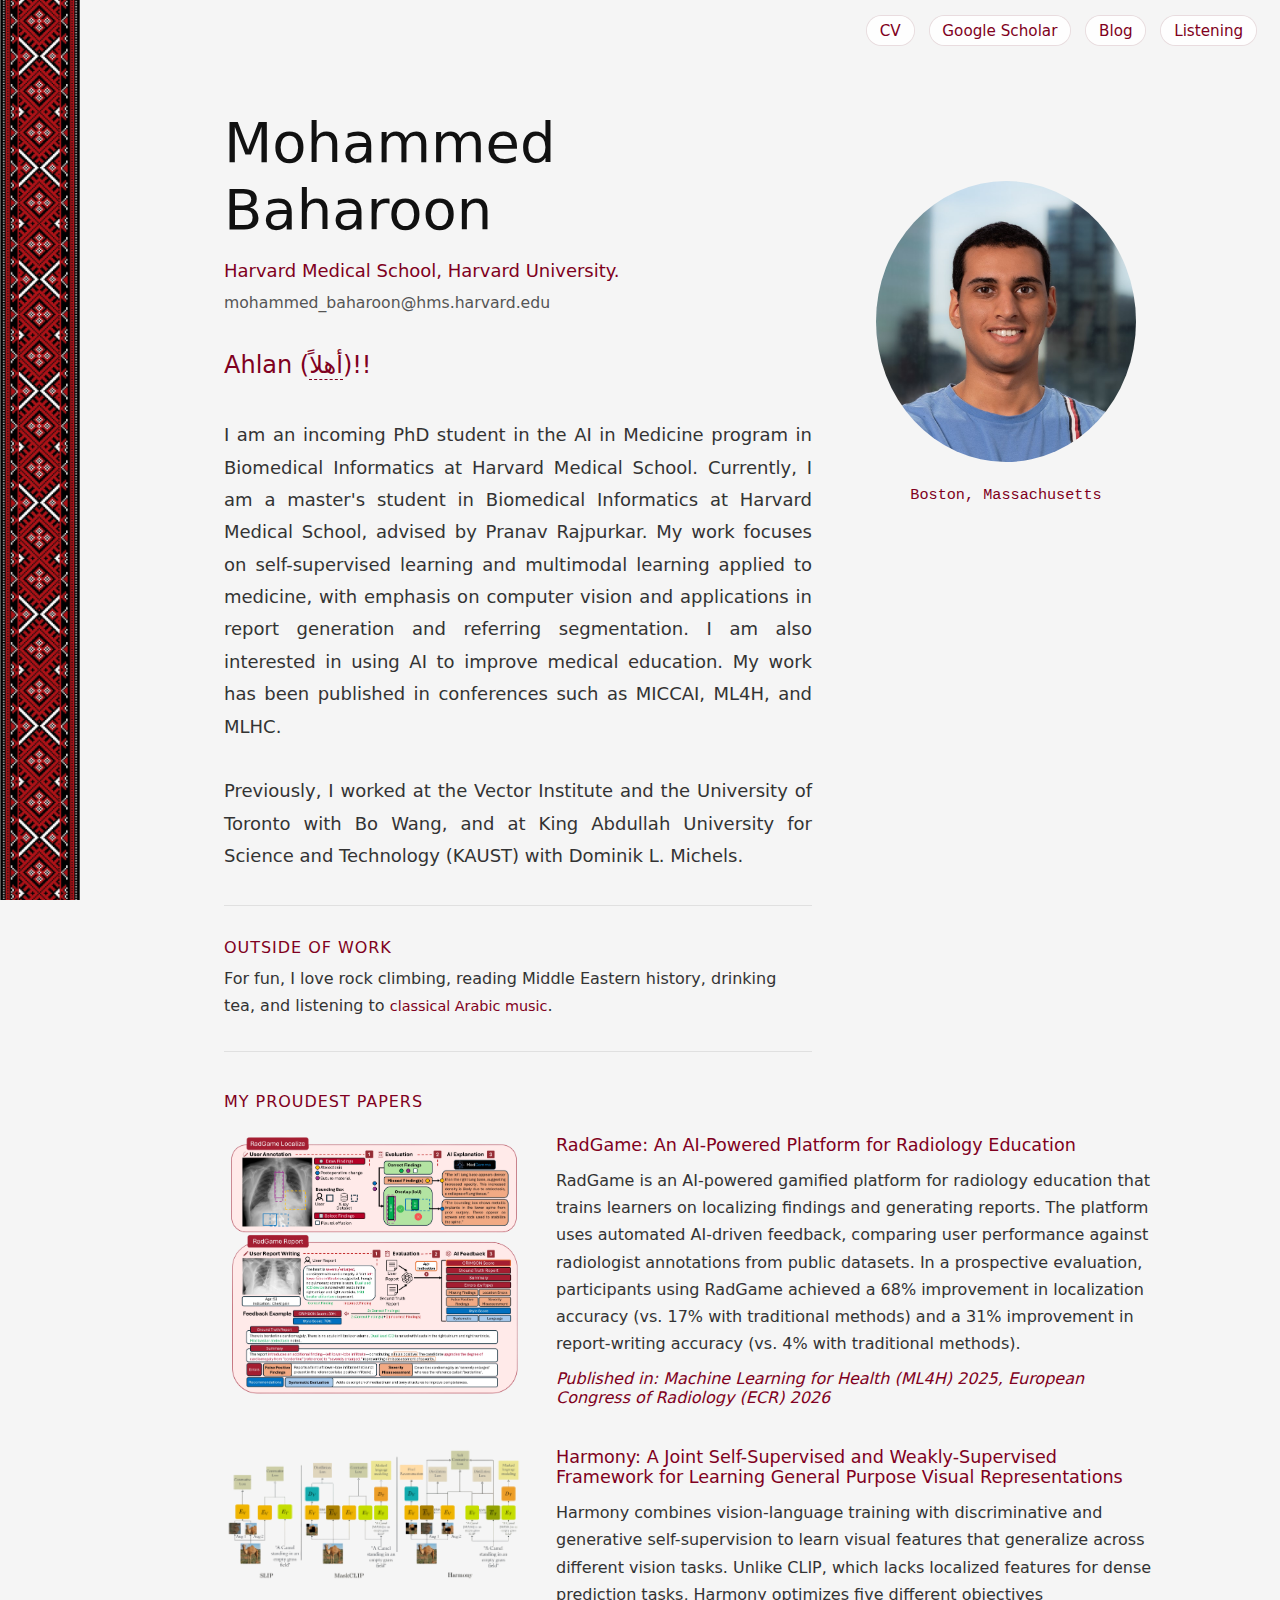
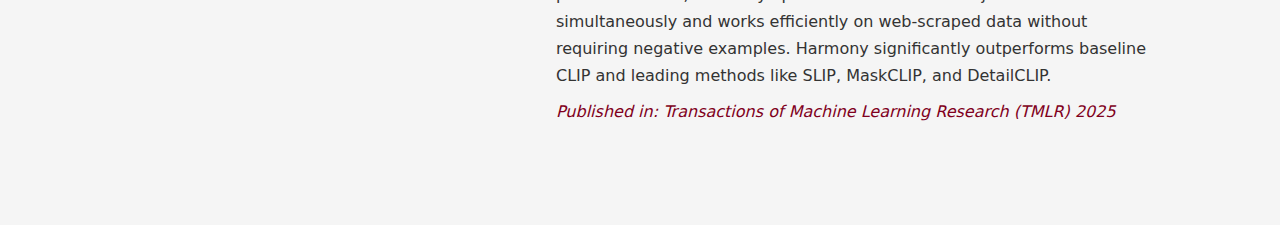
<file: index.html>
<!DOCTYPE html>
<html lang="en">
<head>
    <meta charset="UTF-8">
    <meta name="viewport" content="width=device-width, initial-scale=1.0">
    <title>Mohammed Baharoon</title>
    <link rel="stylesheet" href="styles.css">
    <link rel="icon" type="image/png" href="visual/tea.png">
</head>
<body>
    <div class="banner"></div>
    <header class="site-header">
        <nav class="nav-links">
            <a class="nav-item" href="docs/CV.pdf" target="_blank" rel="noopener noreferrer" title="CV">CV</a>
            <a class="nav-item" href="https://scholar.google.com/citations?user=U-LgNOwAAAAJ&hl=en" target="_blank" rel="noopener noreferrer" title="Google Scholar">Google Scholar</a>
            <a class="nav-item" href="https://mohammedbaharoon.substack.com/" target="_blank" rel="noopener noreferrer" title="Blog">Blog</a>
            <a class="nav-item" href="listening.html" title="Listening">Listening</a>
        </nav>
    </header>
    <div class="container">
        <div class="content">
            <h1><span class="first-name">Mohammed</span> Baharoon</h1>
            <p class="affiliation">Harvard Medical School, Harvard University.</p>
            <p class="contact-inline">mohammed_baharoon@hms.harvard.edu</p>
            <p class="bio">
                <span class="greeting">Ahlan (</span><span class="greeting-arabic" tabindex="0">أهلاً<span class="greeting-tooltip"><span class="tooltip-note">Arabic greeting, literally "you are among family"</span></span></span><span class="greeting">)!!</span>

                <br><br>

                I am an incoming PhD student in the AI in Medicine program in Biomedical Informatics at Harvard Medical School. Currently, I am a master's student in Biomedical Informatics at Harvard Medical School, advised by Pranav Rajpurkar. My work focuses on self-supervised learning and multimodal learning applied to medicine, with emphasis on computer vision and applications in report generation and referring segmentation. I am also interested in using AI to improve medical education. My work has been published in conferences such as MICCAI, ML4H, and MLHC.

                <br><br>

                Previously, I worked at the Vector Institute and the University of Toronto with Bo Wang, and at King Abdullah University for Science and Technology (KAUST) with Dominik L. Michels. 
                

            </p>
            <section class="interests">
                <h2>Outside of work</h2>
                <p>For fun, I love rock climbing, reading Middle Eastern history, drinking tea, and listening to <a class="listening-link" href="listening.html" title="What I'm listening to">classical Arabic music</a>.</p>
            </section>
            <section class="papers">
                <h2>My Proudest papers</h2>
                <div class="paper-item">
                    <div class="paper-figure">
                        <img src="paper_figures/radgame_bk.jpg" alt="Paper figure" class="expandable-image">
                    </div>
                    <div class="paper-details">
                        <h3 class="paper-title"><a href="https://arxiv.org/abs/2509.13270" target="_blank" rel="noopener noreferrer">RadGame: An AI-Powered Platform for Radiology Education</a></h3>
                        <p class="paper-description">RadGame is an AI-powered gamified platform for radiology education that trains learners on localizing findings and generating reports. The platform uses automated AI-driven feedback, comparing user performance against radiologist annotations from public datasets. In a prospective evaluation, participants using RadGame achieved a 68% improvement in localization accuracy (vs. 17% with traditional methods) and a 31% improvement in report-writing accuracy (vs. 4% with traditional methods).</p>
                        <p class="paper-publication">Published in: Machine Learning for Health (ML4H) 2025, European Congress of Radiology (ECR) 2026</p>
                    </div>
                </div>
                <div class="paper-item">
                    <div class="paper-figure">
                        <img src="paper_figures/harmony_bk.png" data-modal-src="paper_figures/harmony.jpg" alt="Paper figure" class="expandable-image">
                    </div>
                    <div class="paper-details">
                        <h3 class="paper-title"><a href="https://arxiv.org/abs/2405.14239" target="_blank" rel="noopener noreferrer">Harmony: A Joint Self-Supervised and Weakly-Supervised Framework for Learning General Purpose Visual Representations</a></h3>
                        <p class="paper-description">Harmony combines vision-language training with discriminative and generative self-supervision to learn visual features that generalize across different vision tasks. Unlike CLIP, which lacks localized features for dense prediction tasks, Harmony optimizes five different objectives simultaneously and works efficiently on web-scraped data without requiring negative examples. Harmony significantly outperforms baseline CLIP and leading methods like SLIP, MaskCLIP, and DetailCLIP.</p>
                        <p class="paper-publication">Published in: Transactions of Machine Learning Research (TMLR) 2025</p>
                    </div>
                </div>
            </section>
        </div>
        <div class="sidebar">
            <img class="profile-photo" src="visual/portrait.jpg" alt="Portrait of Mohammed Baharoon">
            <p class="location">Boston, Massachusetts</p>
        </div>
    </div>
    
    <div id="imageModal" class="modal">
        <span class="modal-close">&times;</span>
        <img class="modal-content" id="modalImage">
    </div>
    
    <script>
        const modal = document.getElementById('imageModal');
        const modalImg = document.getElementById('modalImage');
        const closeBtn = document.querySelector('.modal-close');
        const expandableImages = document.querySelectorAll('.expandable-image');
        
        expandableImages.forEach(img => {
            img.addEventListener('click', function() {
                modal.style.display = 'flex';
                modalImg.src = this.getAttribute('data-modal-src') || this.src;
                setTimeout(() => {
                    modal.classList.add('show');
                }, 10);
            });
        });
        
        function closeModal() {
            modal.classList.remove('show');
            setTimeout(() => {
                modal.style.display = 'none';
            }, 300);
        }
        
        closeBtn.addEventListener('click', closeModal);
        
        modal.addEventListener('click', function(e) {
            if (e.target === modal) {
                closeModal();
            }
        });
        
        document.addEventListener('keydown', function(e) {
            if (e.key === 'Escape') {
                closeModal();
            }
        });
    </script>
</body>
</html>
</file>
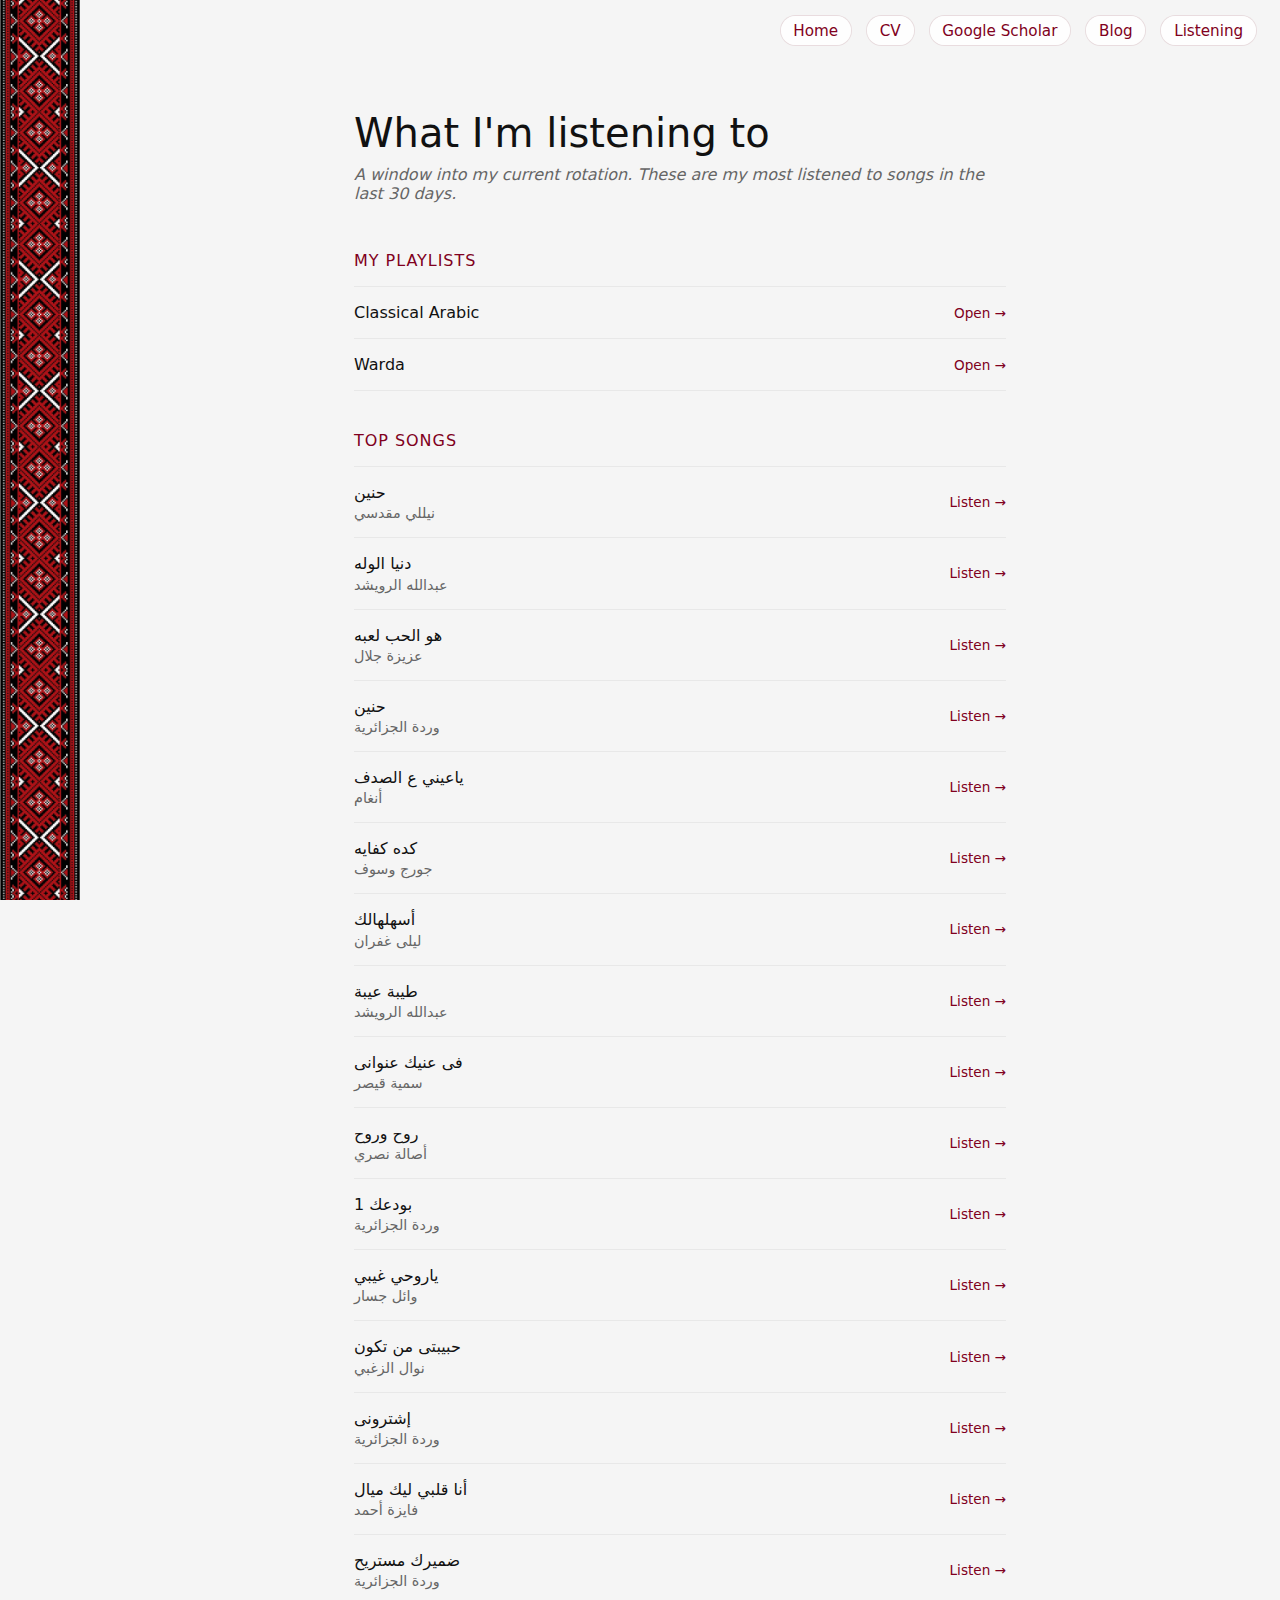
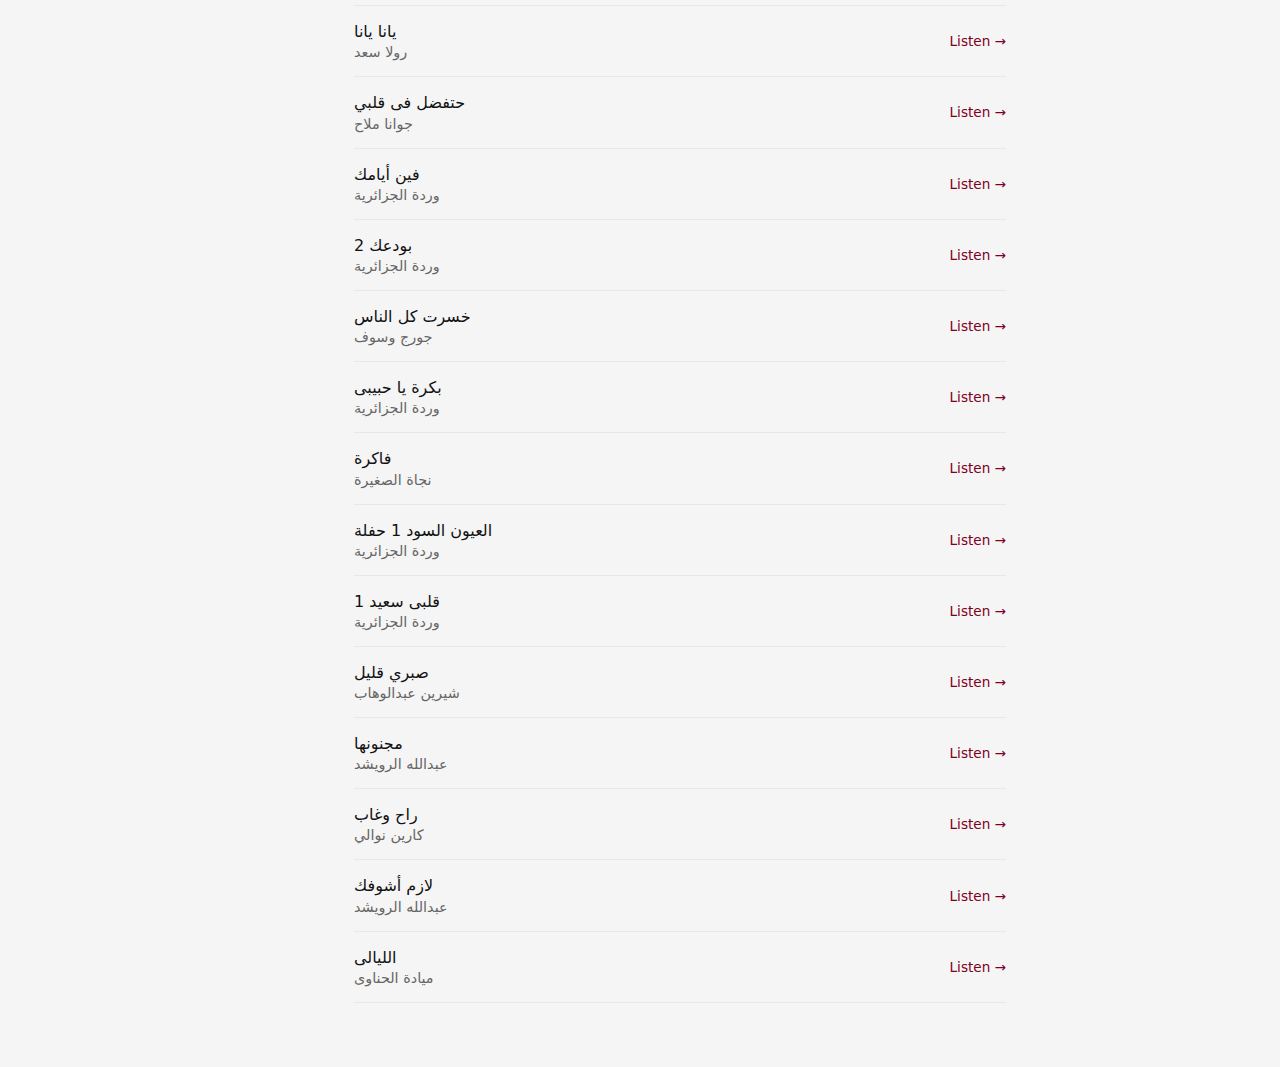
<file: listening.html>
<!DOCTYPE html>
<html lang="en">
<head>
    <meta charset="UTF-8">
    <meta name="viewport" content="width=device-width, initial-scale=1.0">
    <title>What I'm Listening To</title>
    <link rel="stylesheet" href="styles.css">
    <link rel="icon" type="image/png" href="visual/tea.png">
</head>
<body>
    <div class="banner"></div>
    <header class="site-header">
        <nav class="nav-links">
            <a class="nav-item" href="index.html" title="Home">Home</a>
            <a class="nav-item" href="docs/CV.pdf" target="_blank" rel="noopener noreferrer" title="CV">CV</a>
            <a class="nav-item" href="https://scholar.google.com/citations?user=U-LgNOwAAAAJ&hl=en" target="_blank" rel="noopener noreferrer" title="Google Scholar">Google Scholar</a>
            <a class="nav-item" href="https://mohammedbaharoon.substack.com/" target="_blank" rel="noopener noreferrer" title="Blog">Blog</a>
            <a class="nav-item" href="listening.html" title="Listening">Listening</a>
        </nav>
    </header>

    <div class="listening-page">
        <h1 class="listening-title">What I'm listening to</h1>
        <p class="listening-subtitle">A window into my current rotation. These are my most listened to songs in the last 30 days.</p>

        <h2 class="listening-section-title">My Playlists</h2>
        <div class="playlist-list">
            <a class="playlist-item" href="https://play.anghami.com/playlist/289504091" target="_blank" rel="noopener noreferrer">
                <span class="playlist-name">Classical Arabic</span>
                <span class="song-link">Open →</span>
            </a>
            <a class="playlist-item" href="https://play.anghami.com/playlist/289504066" target="_blank" rel="noopener noreferrer">
                <span class="playlist-name">Warda</span>
                <span class="song-link">Open →</span>
            </a>
        </div>

        <h2 class="listening-section-title">Top Songs</h2>
        <div class="song-list" id="song-list">
            <p style="color:#999; font-style:italic;">Loading...</p>
        </div>
    </div>

    <script>
        fetch('listening.json')
            .then(r => {
                if (!r.ok) throw new Error('No data yet');
                return r.json();
            })
            .then(songs => {
                const list = document.getElementById('song-list');
                if (!songs.length) {
                    list.innerHTML = '<p style="color:#999; font-style:italic;">No songs found.</p>';
                    return;
                }
                list.innerHTML = songs.slice(0, 30).map(s => `
                    <div class="song-item">
                        <div class="song-info">
                            <p class="song-name">${s.title}</p>
                            <p class="song-artist">${s.artist}</p>
                        </div>
                        ${s.url ? `<a class="song-link" href="${s.url}" target="_blank" rel="noopener noreferrer">Listen →</a>` : ''}
                    </div>
                `).join('');
            })
            .catch(() => {
                document.getElementById('song-list').innerHTML =
                    '<p style="color:#999; font-style:italic;">Run <code>python fetch_listening.py</code> to populate this list.</p>';
            });
    </script>
</body>
</html>
</file>
<file: styles.css>
* {
    box-sizing: border-box;
    margin: 0;
    padding: 0;
}

body {
    font-family: "Segoe UI", system-ui, -apple-system, BlinkMacSystemFont, sans-serif;
    background: #f5f5f5;
    color: #222222;
    min-height: 100vh;
    margin: 0;
}

.site-header {
    padding: 1rem 1.5rem 0;
    margin-left: 80px;
}

.nav-links {
    display: flex;
    justify-content: flex-end;
    gap: 1rem;
}

.nav-item {
    display: inline-flex;
    align-items: center;
    gap: 0.35rem;
    font-size: 0.95rem;
    color: #800020;
    text-decoration: none;
    padding: 0.35rem 0.8rem;
    border-radius: 999px;
    background: rgba(255, 255, 255, 0.9);
    box-shadow: 0 0 0 1px rgba(128, 0, 32, 0.1);
    transition: background 0.15s ease, transform 0.15s ease, box-shadow 0.15s ease, color 0.15s ease;
}

.nav-item:hover {
    background: #800020;
    color: #ffffff;
    transform: translateY(-1px);
    box-shadow: 0 4px 10px rgba(128, 0, 32, 0.3);
}

.banner {
    position: fixed;
    top: 0;
    left: 0;
    width: 80px;
    height: 100vh;
    background-image: url("visual/sado_pixel.jpg");
    background-repeat: repeat-y;
    background-size: 80px auto;
    background-position: top left;
    margin: 0;
    padding: 0;
    z-index: 10;
}

body {
    padding-left: 80px;
}

.container {
    max-width: 960px;
    margin: 4rem auto;
    padding: 0 1.5rem;
    display: grid;
    grid-template-columns: 1fr 260px;
    column-gap: 4rem;
    align-items: start;
}

.content {}

h1 {
    font-size: 3.5rem;
    font-weight: 300;
    margin-bottom: 1rem;
    color: #111111;
    line-height: 1.2;
}

.first-name {
    font-weight: 400;
}

.affiliation {
    font-size: 1.125rem;
    color: #800020;
    margin-bottom: 2rem;
}

.contact-inline {
    font-size: 0.98rem;
    color: #555555;
    margin-top: -1.25rem;
    margin-bottom: 2rem;
}

.bio {
    font-size: 1.125rem;
    line-height: 1.8;
    color: #333333;
    text-align: justify;
    padding-bottom: 2rem;
    border-bottom: 1px solid #e0e0e0;
}

.greeting {
    font-size: 1.5rem;
    font-weight: 400;
    color: #800020;
}

.greeting-arabic {
    font-size: 1.5rem;
    font-weight: 400;
    color: #800020;
    position: relative;
    cursor: default;
    border-bottom: 1px dashed #800020;
}

.greeting-tooltip {
    display: none;
    position: absolute;
    left: 0;
    top: calc(100% + 10px);
    background: #fff;
    border: 1px solid rgba(128, 0, 32, 0.2);
    border-radius: 8px;
    padding: 0.75rem 1rem;
    box-shadow: 0 4px 16px rgba(0,0,0,0.1);
    white-space: nowrap;
    z-index: 100;
    flex-direction: column;
    gap: 0.25rem;
}

.greeting-tooltip::before {
    content: '';
    position: absolute;
    top: -6px;
    left: 16px;
    width: 10px;
    height: 10px;
    background: #fff;
    border-left: 1px solid rgba(128, 0, 32, 0.2);
    border-top: 1px solid rgba(128, 0, 32, 0.2);
    transform: rotate(45deg);
}

.greeting-arabic:hover .greeting-tooltip,
.greeting-arabic:focus .greeting-tooltip {
    display: flex;
}

.tooltip-note {
    font-size: 0.82rem;
    color: #666666;
    font-style: italic;
}

.interests {
    margin-top: 2rem;
    padding-bottom: 2rem;
    border-bottom: 1px solid #e0e0e0;
}

.interests h2 {
    font-size: 1rem;
    font-weight: 500;
    letter-spacing: 0.06em;
    text-transform: uppercase;
    color: #800020;
    margin-bottom: 0.5rem;
}

.interests p {
    font-size: 1rem;
    line-height: 1.7;
    color: #333333;
}

.listening-link {
    color: #800020;
    text-decoration: none;
    font-size: 0.9rem;
    white-space: nowrap;
    transition: opacity 0.2s ease;
}

.listening-link:hover {
    opacity: 0.7;
    text-decoration: underline;
}

/* ── Listening page ── */

.listening-page {
    max-width: 700px;
    margin: 4rem auto;
    padding: 0 1.5rem;
}

.listening-title {
    font-size: 2.5rem;
    font-weight: 300;
    color: #111111;
    margin-bottom: 0.5rem;
}

.listening-subtitle {
    font-size: 1rem;
    color: #666666;
    font-style: italic;
    margin-bottom: 3rem;
}

.song-list {
    display: flex;
    flex-direction: column;
    gap: 0;
}

.song-item {
    display: flex;
    align-items: center;
    justify-content: space-between;
    padding: 1rem 0;
    border-bottom: 1px solid #e8e8e8;
}

.song-item:first-child {
    border-top: 1px solid #e8e8e8;
}

.song-info {
    display: flex;
    flex-direction: column;
    gap: 0.2rem;
}

.song-name {
    font-size: 1rem;
    color: #111111;
    font-weight: 500;
}

.song-artist {
    font-size: 0.9rem;
    color: #666666;
}

.song-link {
    font-size: 0.85rem;
    color: #800020;
    text-decoration: none;
    white-space: nowrap;
    transition: opacity 0.2s ease;
}

.song-link:hover {
    opacity: 0.7;
    text-decoration: underline;
}

.listening-section-title {
    font-size: 1rem;
    font-weight: 500;
    letter-spacing: 0.06em;
    text-transform: uppercase;
    color: #800020;
    margin-bottom: 1rem;
    margin-top: 0.5rem;
}

.playlist-list {
    display: flex;
    flex-direction: column;
    gap: 0;
    margin-bottom: 2.5rem;
}

.playlist-item {
    display: flex;
    align-items: center;
    justify-content: space-between;
    padding: 1rem 0;
    border-bottom: 1px solid #e8e8e8;
    text-decoration: none;
    transition: background 0.15s ease;
}

.playlist-item:first-child {
    border-top: 1px solid #e8e8e8;
}

.playlist-name {
    font-size: 1rem;
    color: #111111;
    font-weight: 500;
}

.sidebar {
    display: flex;
    flex-direction: column;
    gap: 1.5rem;
    align-items: center;
    margin-top: 4.5rem;
}

.profile-photo {
    width: 100%;
    max-width: 260px;
    height: auto;
    object-fit: cover;
    border-radius: 50%;
}

.location {
    font-size: 0.95rem;
    color: #800020;
    font-family: monospace;
    text-align: center;
}

.papers {
    margin-top: 2rem;
    padding-top: 0.5rem;
    margin-left: 0;
    margin-right: calc(-4rem - 260px - 1rem);
}

.papers h2 {
    font-size: 1rem;
    font-weight: 500;
    letter-spacing: 0.06em;
    text-transform: uppercase;
    color: #800020;
    margin-bottom: 1.5rem;
}

.paper-item {
    display: grid;
    grid-template-columns: 300px 1fr;
    gap: 2rem;
    align-items: start;
    margin-bottom: 2.5rem;
}

.paper-figure {
    width: 300px;
    height: auto;
    background: transparent;
    border: none;
    border-radius: 4px;
    display: flex;
    align-items: center;
    justify-content: center;
    overflow: hidden;
}

.paper-figure img,
.paper-figure embed {
    width: 100%;
    height: auto;
    object-fit: contain;
    display: block;
}

.paper-details {
    display: flex;
    flex-direction: column;
    gap: 0.75rem;
}

.paper-title {
    font-size: 1.1rem;
    font-weight: 500;
    margin: 0;
}

.paper-title a {
    color: #800020;
    text-decoration: none;
    transition: opacity 0.2s ease;
}

.paper-title a:hover {
    opacity: 0.7;
    text-decoration: underline;
}

.paper-description {
    font-size: 1rem;
    line-height: 1.7;
    color: #333333;
}

.paper-publication {
    font-size: 1rem;
    color: #800020;
    font-style: italic;
}

.papers-section {
    margin-left: 80px;
    padding: 3rem 2rem;
    background: #ffffff;
    border-top: 1px solid #e0e0e0;
}

.papers-section h2 {
    font-size: 1rem;
    font-weight: 500;
    letter-spacing: 0.06em;
    text-transform: uppercase;
    color: #800020;
    margin-bottom: 2rem;
    max-width: 960px;
    margin-left: auto;
    margin-right: auto;
    padding: 0 1.5rem;
}

.papers-container {
    max-width: 960px;
    margin: 0 auto;
    padding: 0 1.5rem;
    display: flex;
    flex-direction: column;
    gap: 2.5rem;
}

@media (max-width: 1100px) {
    .papers {
        margin-right: 0;
    }
}

@media (max-width: 900px) {
    .container {
        max-width: 100%;
        margin: 2rem auto;
        padding: 0 1.25rem;
        grid-template-columns: 1fr;
        row-gap: 2rem;
    }

    .sidebar {
        order: -1;
        margin-top: 0;
        flex-direction: row;
        align-items: center;
        gap: 1.5rem;
    }

    .profile-photo {
        width: 120px;
        max-width: 120px;
    }

    h1 {
        font-size: 2.5rem;
    }

    .papers {
        margin-right: 0;
    }

    .paper-item {
        grid-template-columns: 1fr;
        gap: 1rem;
    }

    .paper-figure {
        width: 100%;
        max-width: 300px;
        margin: 0 auto;
    }

    .listening-page {
        padding: 0 1rem;
    }
}

@media (max-width: 600px) {
    .banner {
        width: 50px;
        background-size: 50px auto;
    }

    body {
        padding-left: 50px;
    }

    .site-header {
        margin-left: 50px;
        padding: 0.75rem 1rem 0;
    }

    .nav-links {
        flex-wrap: wrap;
        gap: 0.5rem;
    }

    .nav-item {
        font-size: 0.85rem;
        padding: 0.3rem 0.6rem;
    }

    h1 {
        font-size: 2rem;
    }

    .container {
        margin: 1.5rem auto;
        padding: 0 1rem;
    }

    .sidebar {
        flex-direction: column;
    }

    .profile-photo {
        width: 150px;
        max-width: 150px;
    }

    .paper-figure {
        max-width: 100%;
    }

    .listening-title {
        font-size: 1.8rem;
    }

    .modal-content {
        max-width: 95%;
        max-height: 85%;
    }

    .modal-close {
        top: 10px;
        right: 15px;
        font-size: 36px;
    }
}

.expandable-image {
    cursor: pointer;
    transition: opacity 0.2s ease;
}

.expandable-image:hover {
    opacity: 0.85;
}

.modal {
    display: none;
    position: fixed;
    z-index: 1000;
    left: 0;
    top: 0;
    width: 100%;
    height: 100%;
    background-color: rgba(0, 0, 0, 0);
    align-items: center;
    justify-content: center;
    transition: background-color 0.3s ease;
}

.modal.show {
    background-color: rgba(0, 0, 0, 0.95);
}

.modal-content {
    max-width: 90%;
    max-height: 90%;
    object-fit: contain;
    box-shadow: 0 0 50px rgba(0, 0, 0, 0.5);
    transform: scale(0.7);
    opacity: 0;
    transition: transform 0.3s ease, opacity 0.3s ease;
}

.modal.show .modal-content {
    transform: scale(1);
    opacity: 1;
}

.modal-close {
    position: absolute;
    top: 20px;
    right: 30px;
    color: #ffffff;
    font-size: 50px;
    font-weight: 300;
    cursor: pointer;
    transition: opacity 0.2s ease;
    z-index: 1001;
}

.modal-close:hover {
    opacity: 0.7;
}
</file>
